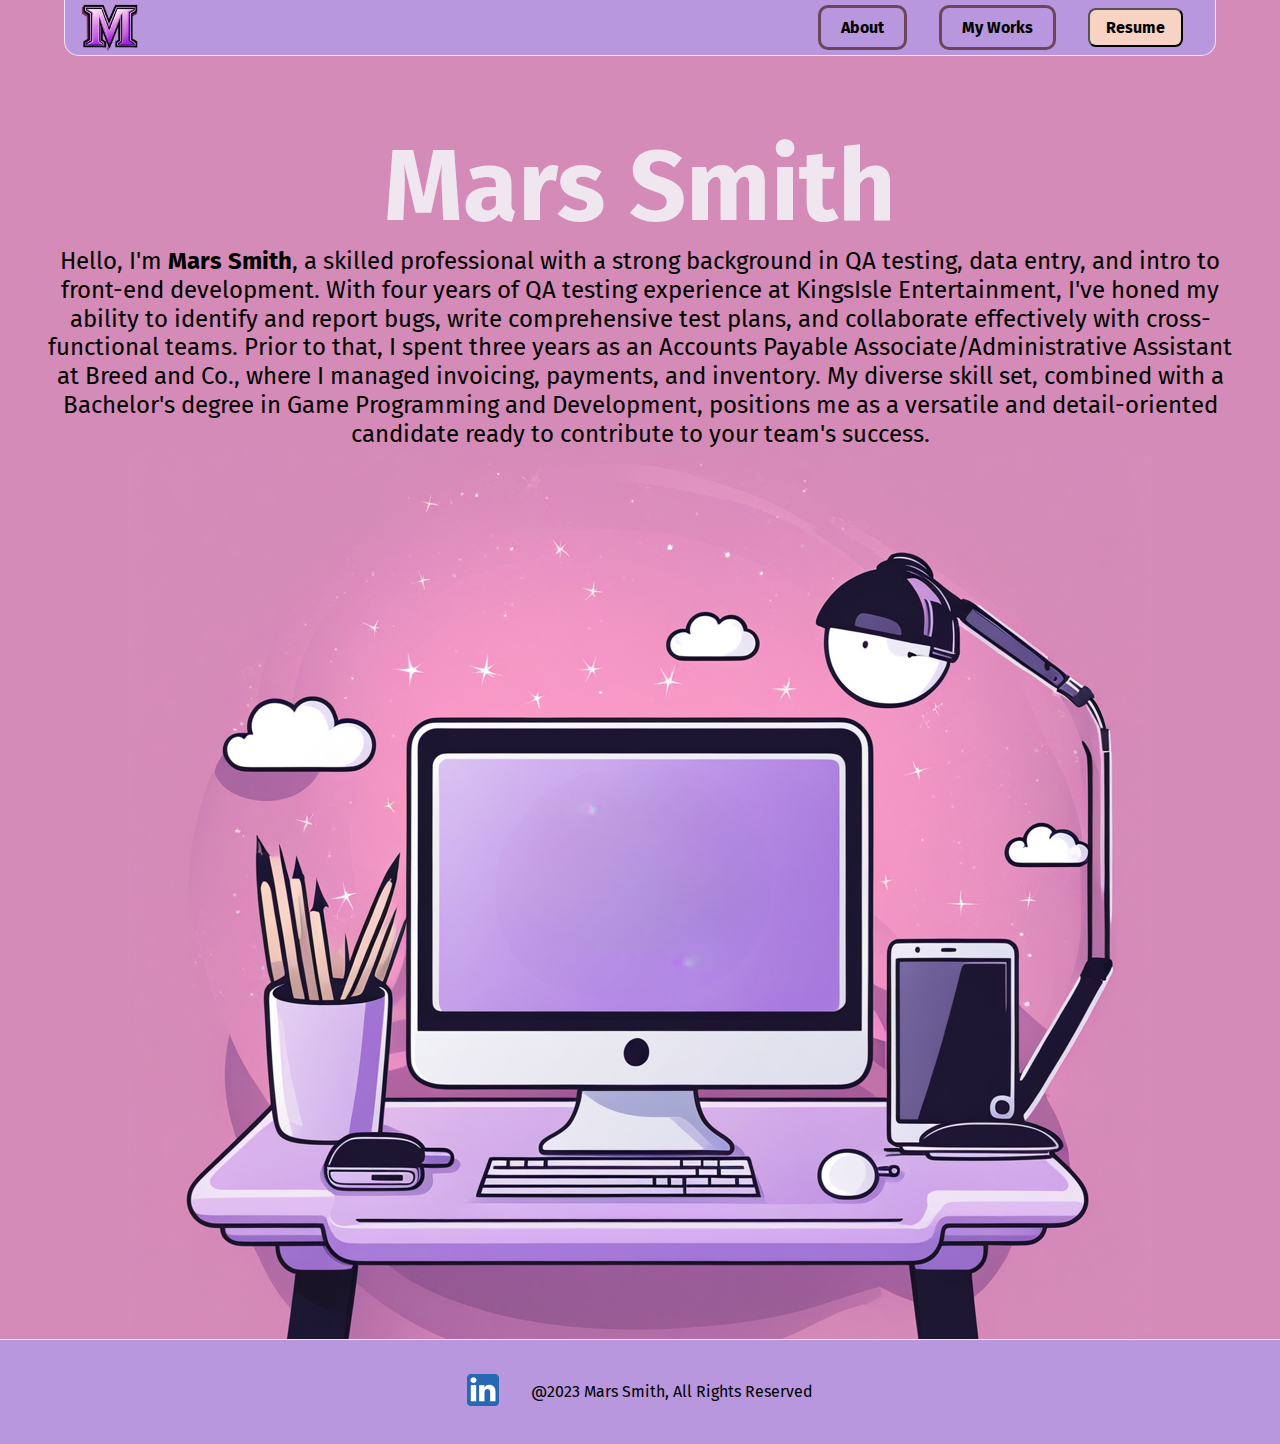
<file: index.html>
<!DOCTYPE html>
<html lang="en">

<head>
	<meta charset="UTF-8" />
	<meta name="viewport" content="width=device-width, initial-scale=1.0" />
	<meta http-equiv="X-UA-Compatible" content="ie=edge" />
	<title>Mars Smith, Web Design and Development</title>
	<link rel="icon" type="image/x-icon" href="images/favicon.ico" />
	<link rel="stylesheet" href="shared.css" />
	<link rel="stylesheet" href="main.css" />
	<link rel="preconnect" href="https://fonts.googleapis.com" />
	<link rel="preconnect" href="https://fonts.gstatic.com" crossorigin />
	<link href="https://fonts.googleapis.com/css2?family=Fira+Sans&display=swap" rel="stylesheet" />
</head>

<body>
	<div class="backdrop"></div>
	<header class="main-header">
		<div>
			<button class="hamburger-icon">
				<span class="hamburger-icon__bar"></span>
				<span class="hamburger-icon__bar"></span>
				<span class="hamburger-icon__bar"></span>
			</button>
			<a href="index.html" class="logo">
				<img src="images/letterMLogoNoBackground.png" alt="The letter M logo" />
			</a>
		</div>
		<nav class="main-nav">
			<ul class="main-nav__items">
				<li class="main-nav__item button">
					<a href="about/index.html">About</a>
				</li>
				<li class="main-nav__item button">
					<a href="my-works/index.html">My Works</a>
				</li>
				<li class="main-nav__item main-nav__item--cta">
					<button onclick="location.href='resume/Mars-Smith-Resume.pdf';">Resume</button>
				</li>
			</ul>
		</nav>
	</header>
	<nav class="mobile-nav">
		<ul class="mobile-nav__items">
			<li class="mobile-nav__item">
				<a href="about/index.html">About</a>
			</li>
			<li class="mobile-nav__item">
				<a href="my-works/index.html">My Works</a>
			</li>
			<li class="mobile-nav__item mobile-nav__item--cta">
				<button onclick="location.href='resume/Mars-Smith-Resume.pdf';">Resume</button>
			</li>
		</ul>
	</nav>
	<main>
		<div class="main-title">
			<h1>Mars Smith</h1>
		</div>
		<div class="main-description">
			<p>
				Hello, I'm <strong>Mars Smith</strong>, a skilled professional with a strong background in QA testing,
				data entry, and intro to front-end development. With four years of QA testing experience at KingsIsle
				Entertainment, I've honed my ability to identify and report bugs, write comprehensive test plans, and
				collaborate effectively with cross-functional teams. Prior to that, I spent three years as an Accounts
				Payable Associate/Administrative Assistant at Breed and Co., where I managed invoicing, payments, and
				inventory. My diverse skill set, combined with a Bachelor's degree in Game Programming and Development,
				positions me as a versatile and detail-oriented candidate ready to contribute to your team's success.
			</p>
		</div>
		<div class="main-image"></div>
	</main>
	<footer class="main-footer">
		<nav>
			<ul class="main-footer__links">
				<li class="main-footer__link">
					<a href="https://www.linkedin.com/in/mars-smith-64380a56/">
						<img src="images/32w_linkedin logo_icon.png" alt="linkedin logo">
					</a>
				</li>
				<li class="main-footer__link">
					<p>@2023 Mars Smith, All Rights Reserved</p>
				</li>
			</ul>
		</nav>
	</footer>
	<script src="shared.js"></script>
</body>

</html>
</file>
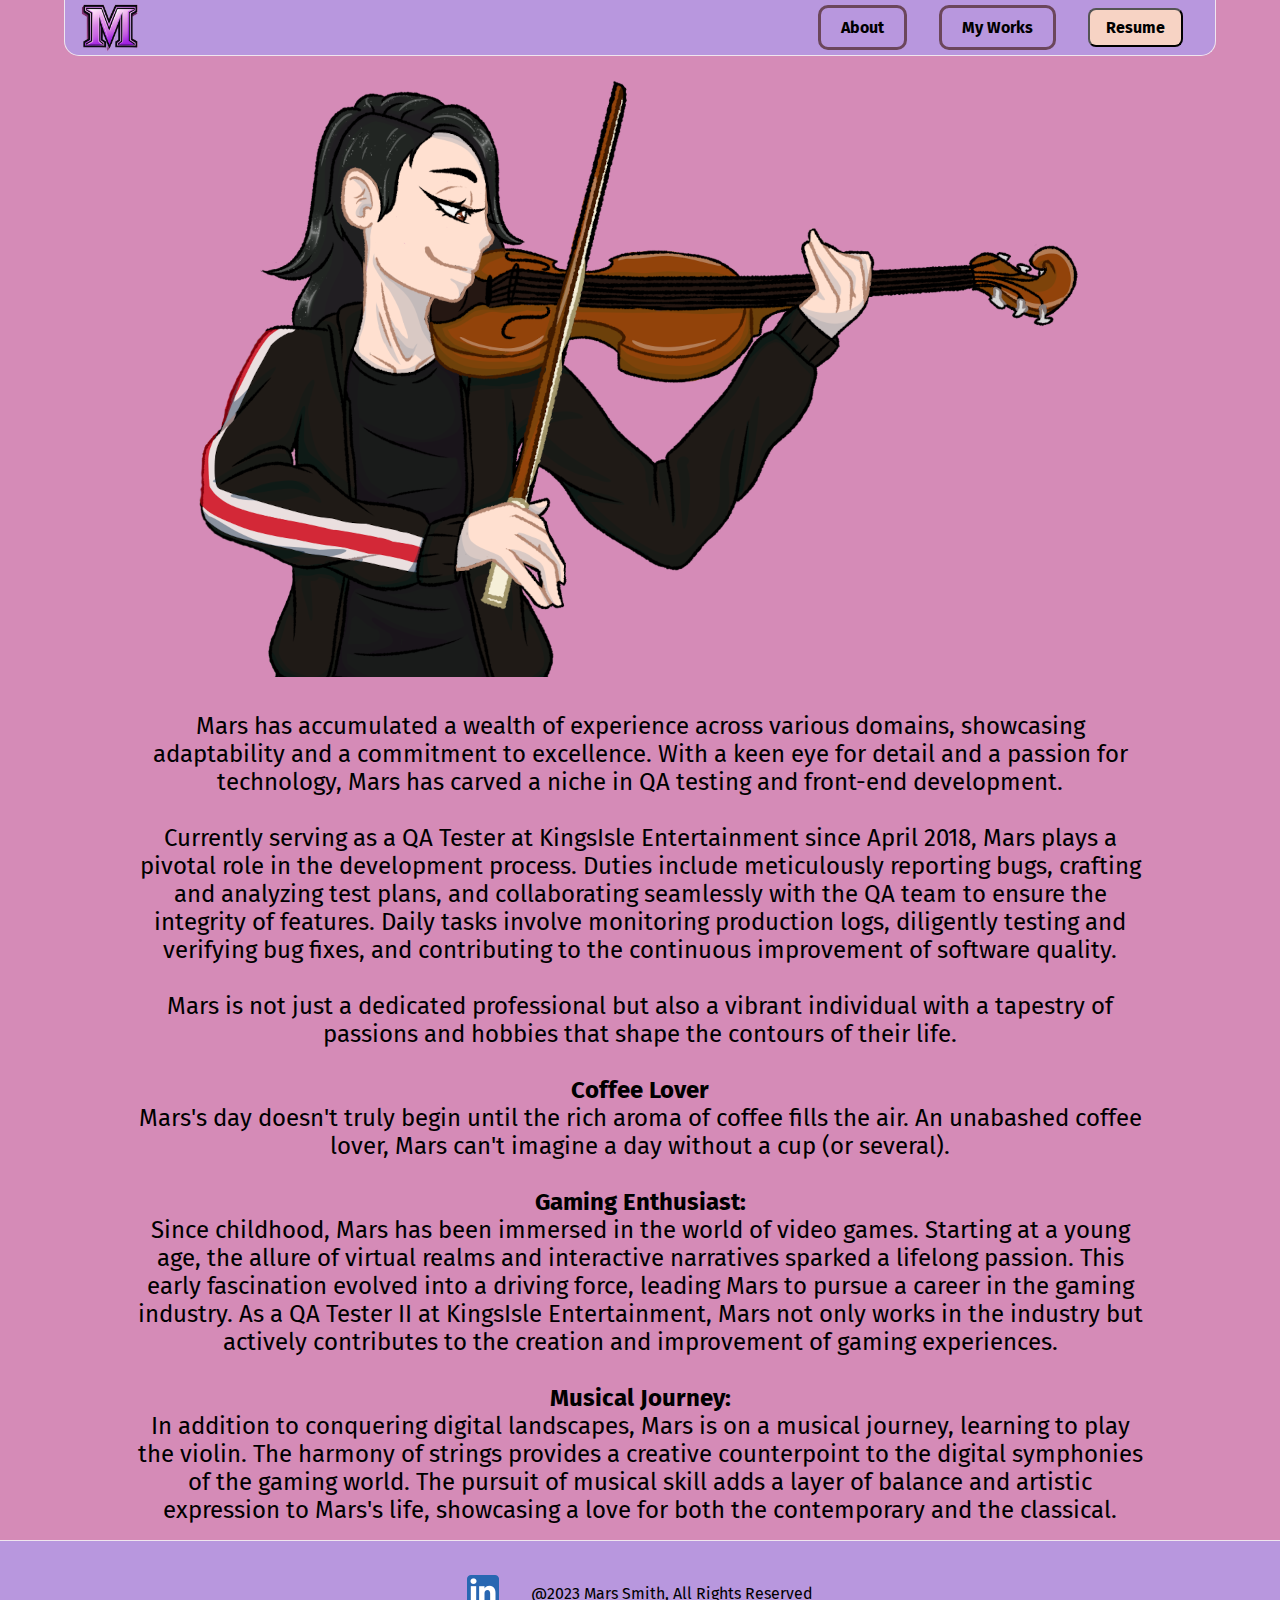
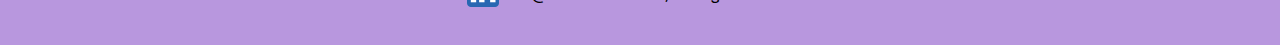
<file: about/index.html>
<!DOCTYPE html>
<html lang="en">

<head>
	<meta charset="UTF-8" />
	<meta name="viewport" content="width=device-width, initial-scale=1.0" />
	<meta http-equiv="X-UA-Compatible" content="ie=edge" />
	<title>Mars Smith, Web Design and Development</title>
	<link rel="icon" type="image/x-icon" href="../images/favicon.ico" />
	<link rel="stylesheet" href="../shared.css" />
	<link rel="stylesheet" href="about.css" />
	<link rel="preconnect" href="https://fonts.googleapis.com" />
	<link rel="preconnect" href="https://fonts.gstatic.com" crossorigin />
	<link href="https://fonts.googleapis.com/css2?family=Fira+Sans&display=swap" rel="stylesheet" />
</head>

<body>
	<div class="backdrop"></div>
	<header class="main-header">
		<div>
			<button class="hamburger-icon">
				<span class="hamburger-icon__bar"></span>
				<span class="hamburger-icon__bar"></span>
				<span class="hamburger-icon__bar"></span>
			</button>
			<a href="../index.html" class="logo">
				<img src="../images/letterMLogoNoBackground.png" alt="The letter M logo" />
			</a>
		</div>
		<nav class="main-nav">
			<ul class="main-nav__items">
				<li class="main-nav__item button">
					<a href="index.html">About</a>
				</li>
				<li class="main-nav__item button">
					<a href="../my-works/index.html">My Works</a>
				</li>
				<li class="main-nav__item main-nav__item--cta">
					<button onclick="location.href='../resume/Mars-Smith-Resume.pdf';">Resume</button>
				</li>
			</ul>
		</nav>
	</header>
	<nav class="mobile-nav">
		<ul class="mobile-nav__items">
			<li class="mobile-nav__item">
				<a href="index.html">About</a>
			</li>
			<li class="mobile-nav__item">
				<a href="../my-works/index.html">My Works</a>
			</li>
			<li class="mobile-nav__item mobile-nav__item--cta">
				<button onclick="location.href='../resume/Mars-Smith-Resume.pdf';">Resume</button>
			</li>
		</ul>
	</nav>
	<main>
		<div class="about-image"></div>
		<div class="about-description">
			<p>
				Mars has accumulated a wealth of experience across various domains, showcasing adaptability and a
				commitment to excellence. With a keen eye for detail and a passion for technology, Mars has carved a
				niche in QA testing and front-end development.

				<br>
				<br>

				Currently serving as a QA Tester at KingsIsle Entertainment since April 2018, Mars plays a pivotal role
				in the development process. Duties include meticulously reporting bugs, crafting and analyzing test
				plans, and collaborating seamlessly with the QA team to ensure the integrity of features. Daily tasks
				involve monitoring production logs, diligently testing and verifying bug fixes, and contributing to the
				continuous improvement of software quality.

				<br>
				<br>

				Mars is not just a dedicated professional but also a vibrant individual with a tapestry of passions and
				hobbies that shape the contours of their life.

				<br>
				<br>

				<strong>Coffee Lover</strong>
				<br>

				Mars's day doesn't truly begin until the rich aroma of coffee fills the air. An unabashed coffee
				lover, Mars can't imagine a day without a cup (or several).
				<br>
				<br>

				<strong>Gaming Enthusiast:</strong>
				<br>

				Since childhood, Mars has been immersed in the world of video games. Starting at a young age, the allure
				of virtual realms and interactive narratives sparked a lifelong passion. This early fascination evolved
				into a driving force, leading Mars to pursue a career in the gaming industry. As a QA Tester II at
				KingsIsle Entertainment, Mars not only works in the industry but actively contributes to the creation
				and improvement of gaming experiences.
				<br>
				<br>

				<strong>Musical Journey:</strong>
				<br>

				In addition to conquering digital landscapes, Mars is on a musical journey, learning to play the violin.
				The harmony of strings provides a creative counterpoint to the digital symphonies of the gaming world.
				The pursuit of musical skill adds a layer of balance and artistic expression to Mars's life, showcasing
				a love for both the contemporary and the classical.
			</p>
		</div>
	</main>
	<footer class="main-footer">
		<nav>
			<ul class="main-footer__links">
				<li class="main-footer__link">
					<a href="https://www.linkedin.com/in/mars-smith-64380a56/">
						<img src="../images/32w_linkedin logo_icon.png" alt="linkedin logo">
					</a>
				</li>
				<li class="main-footer__link">
					<p>@2023 Mars Smith, All Rights Reserved</p>
				</li>
			</ul>
		</nav>
	</footer>
	<script src="../shared.js"></script>
</body>

</html>
</file>
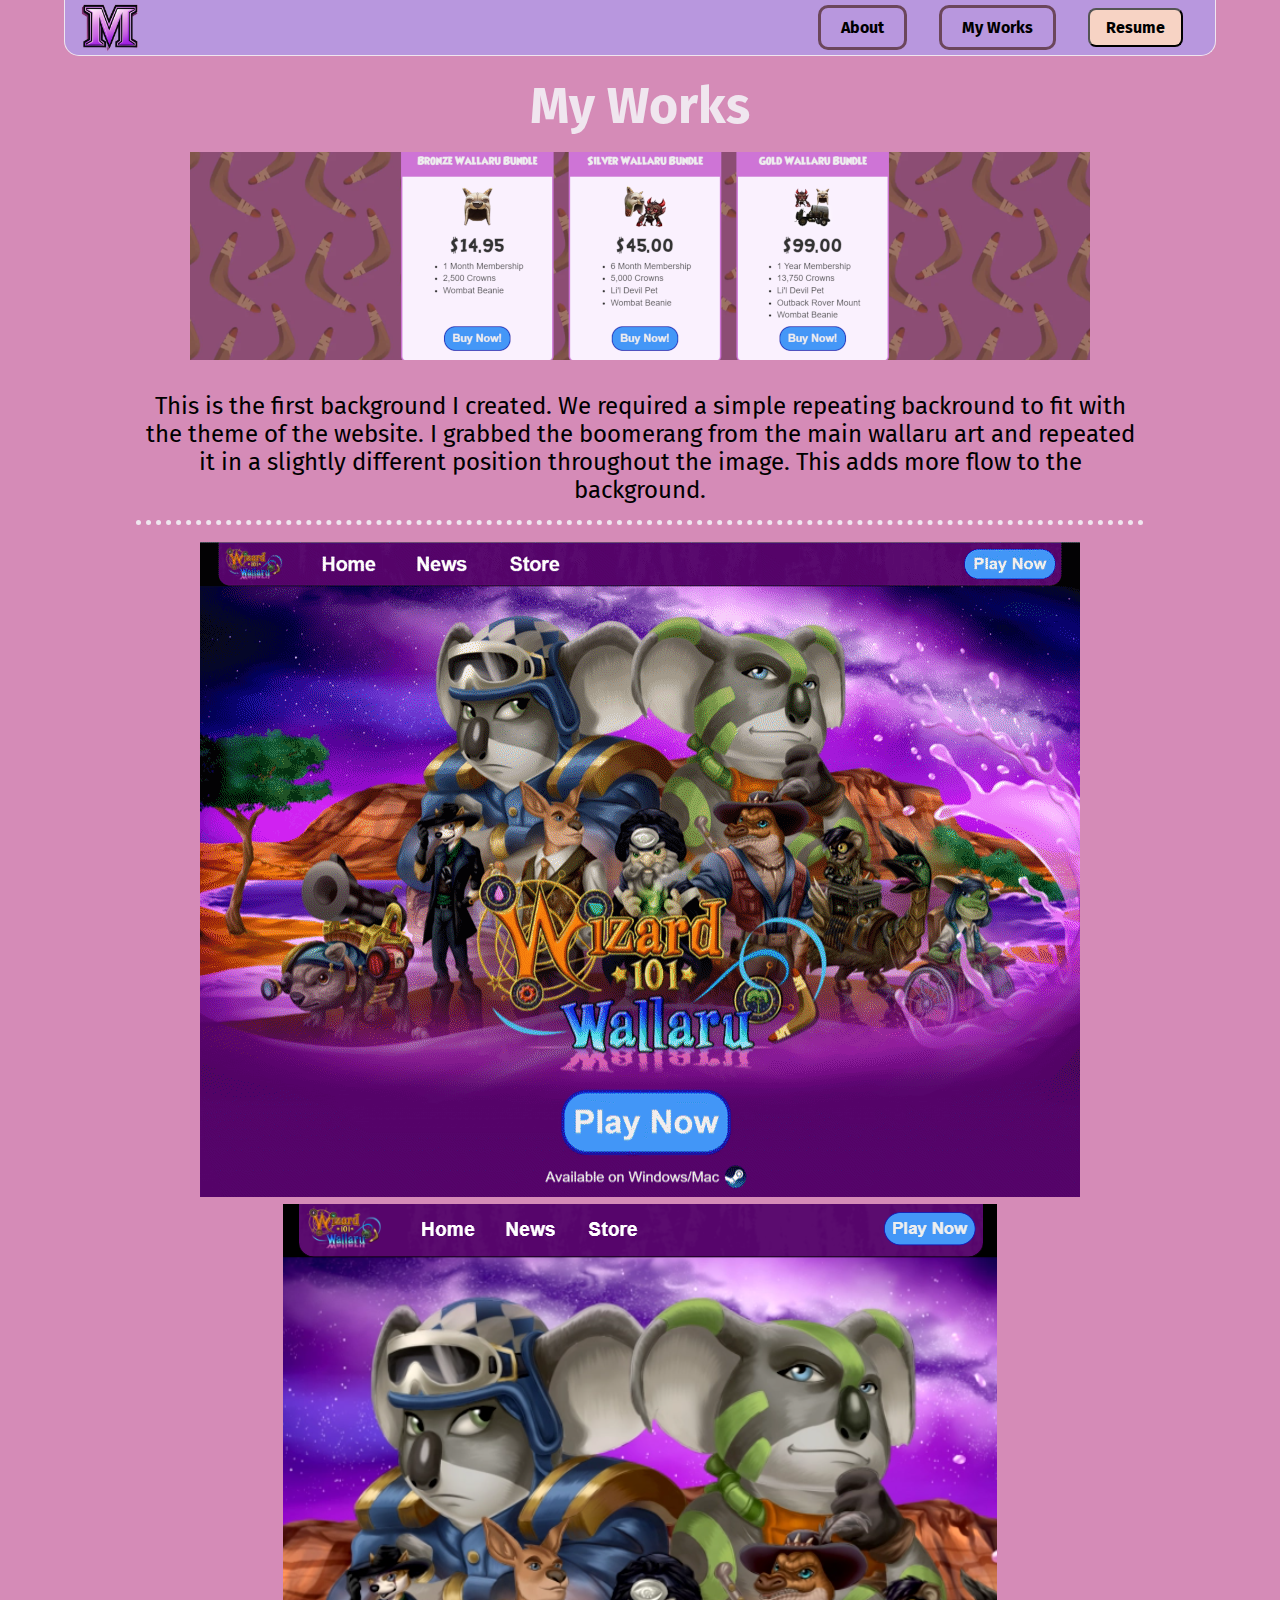
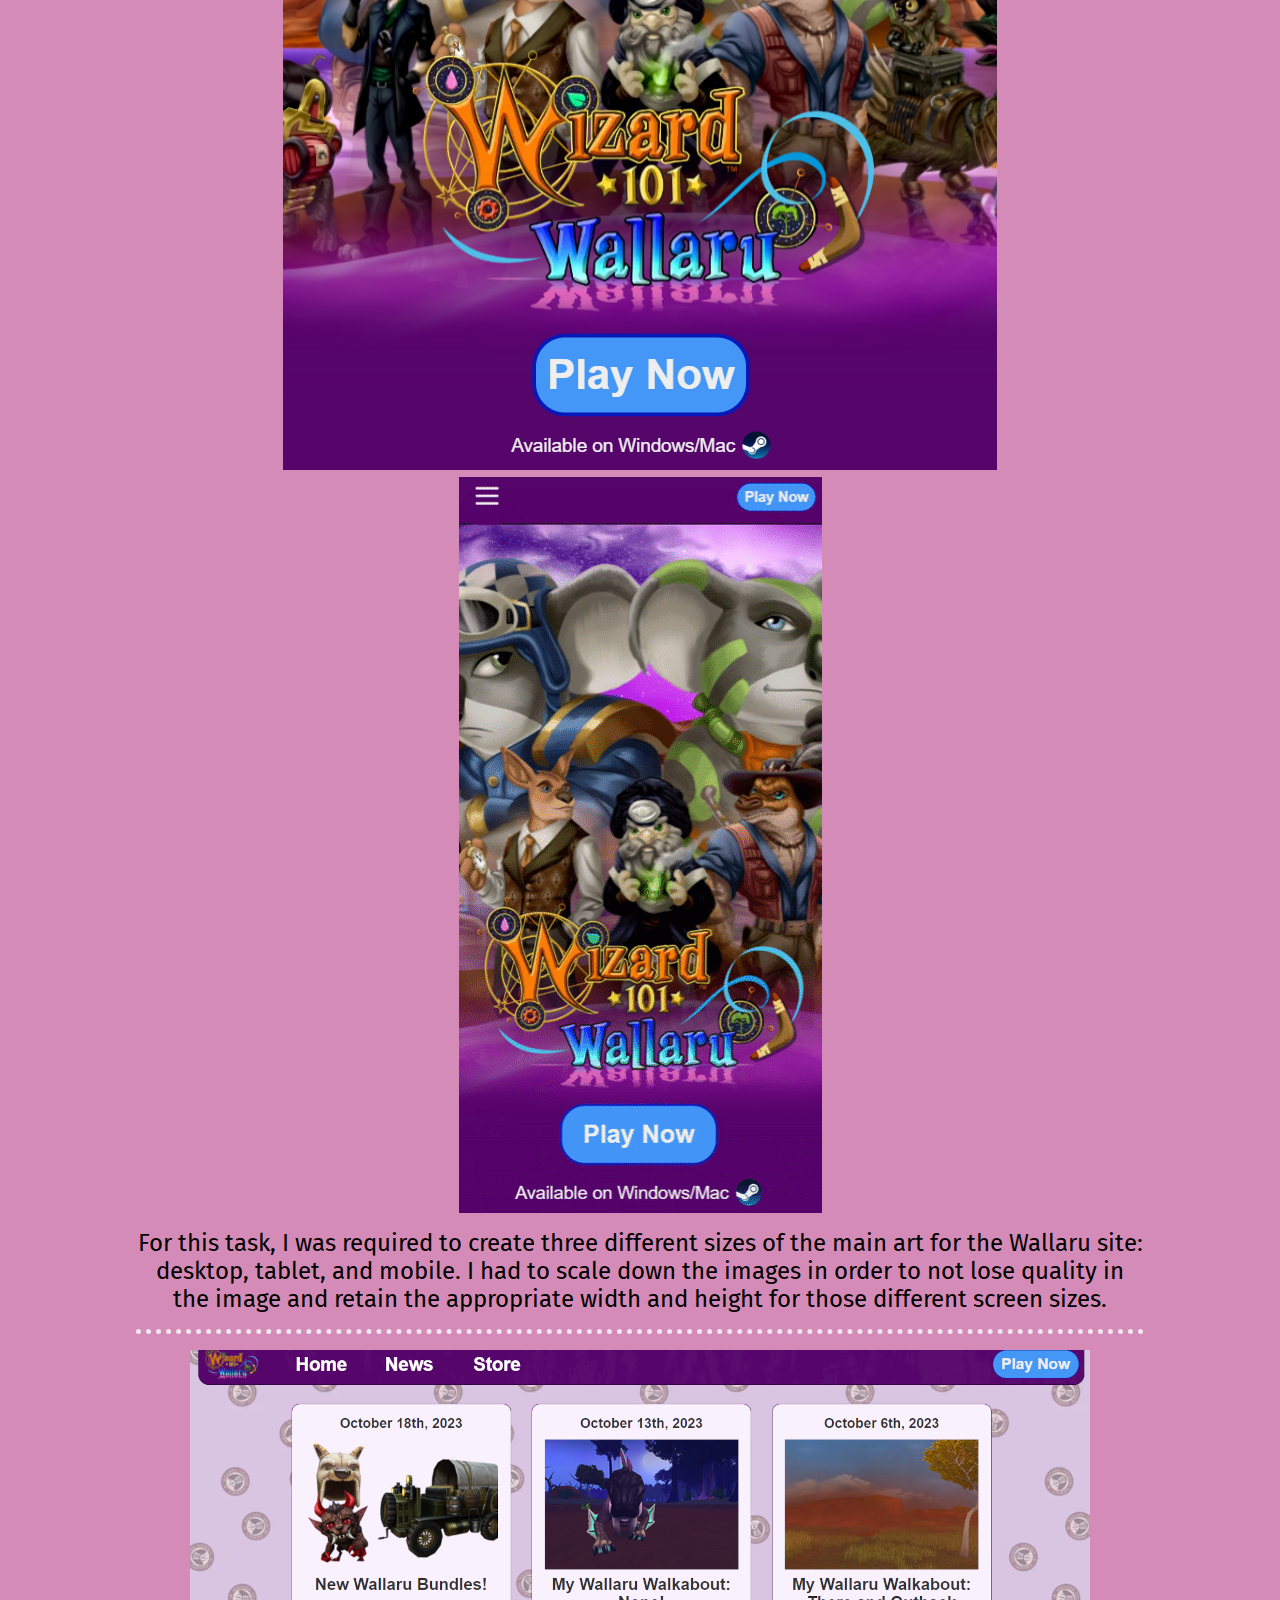
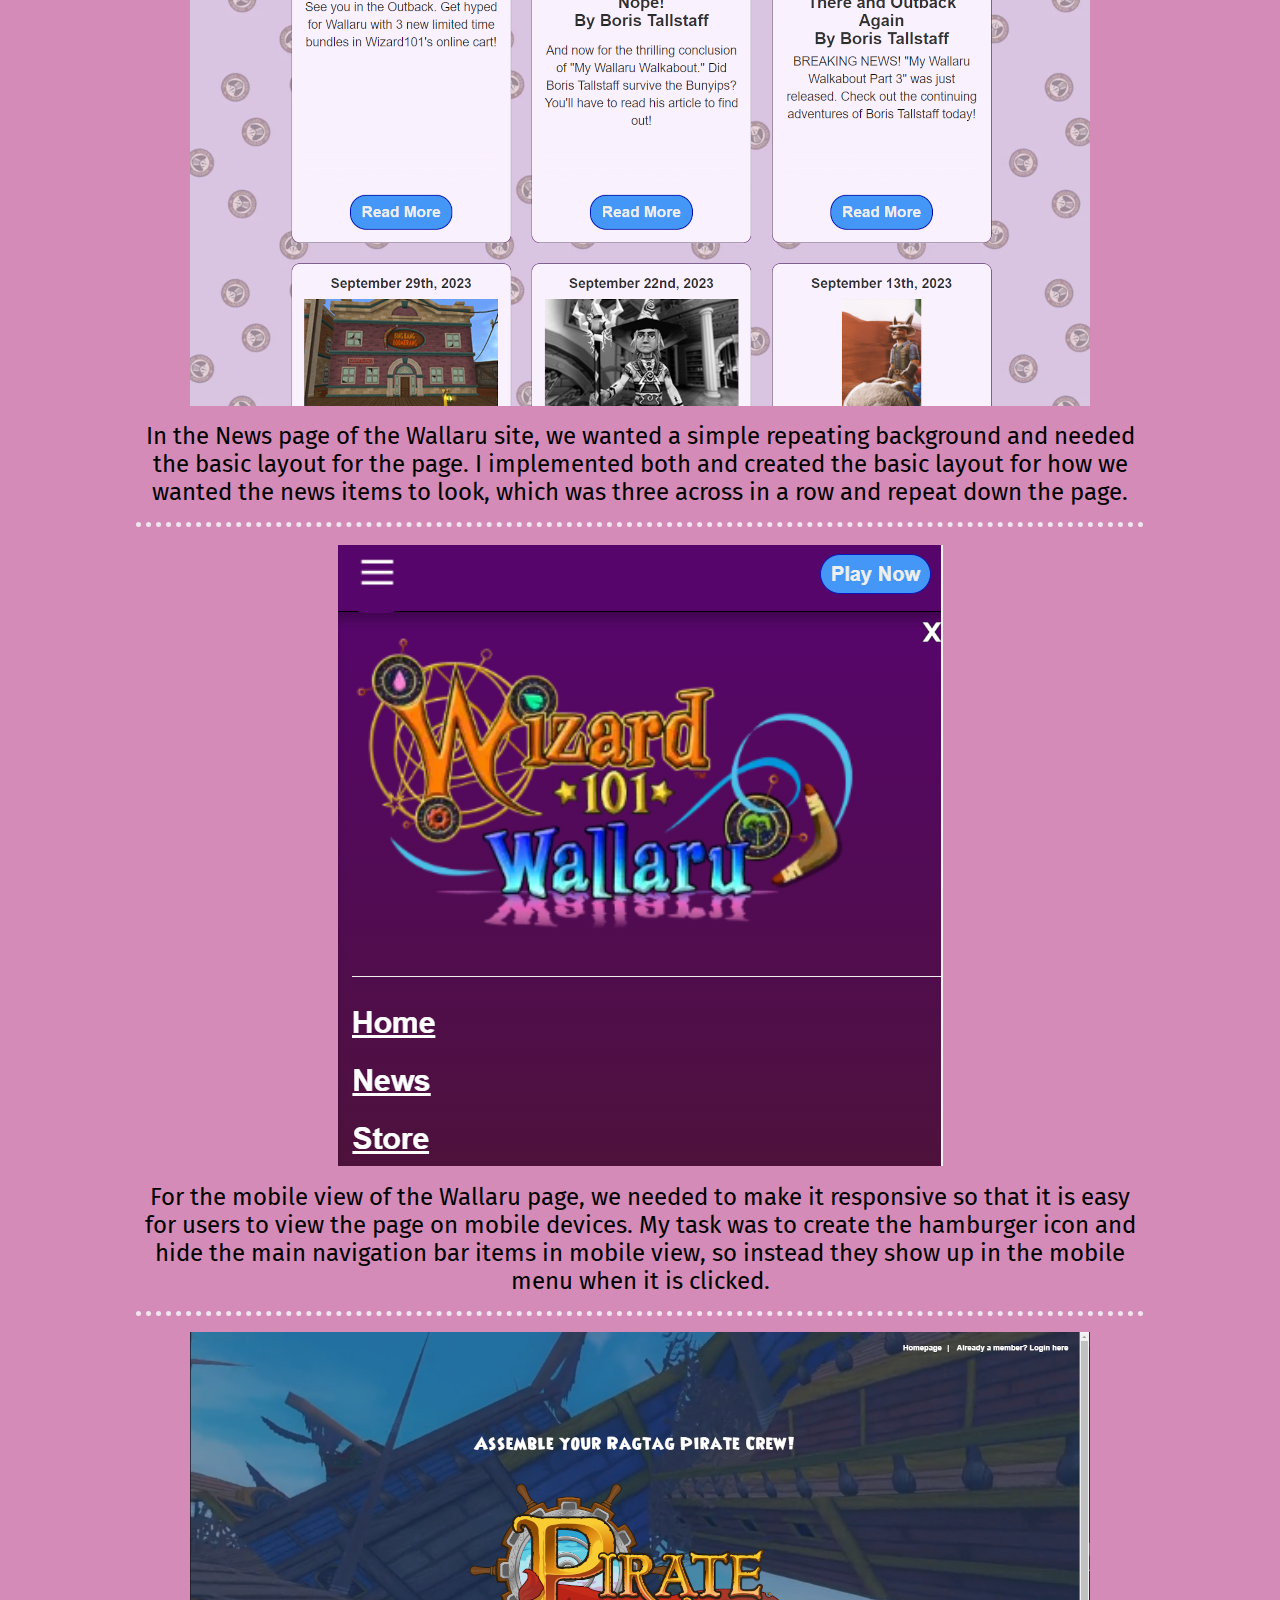
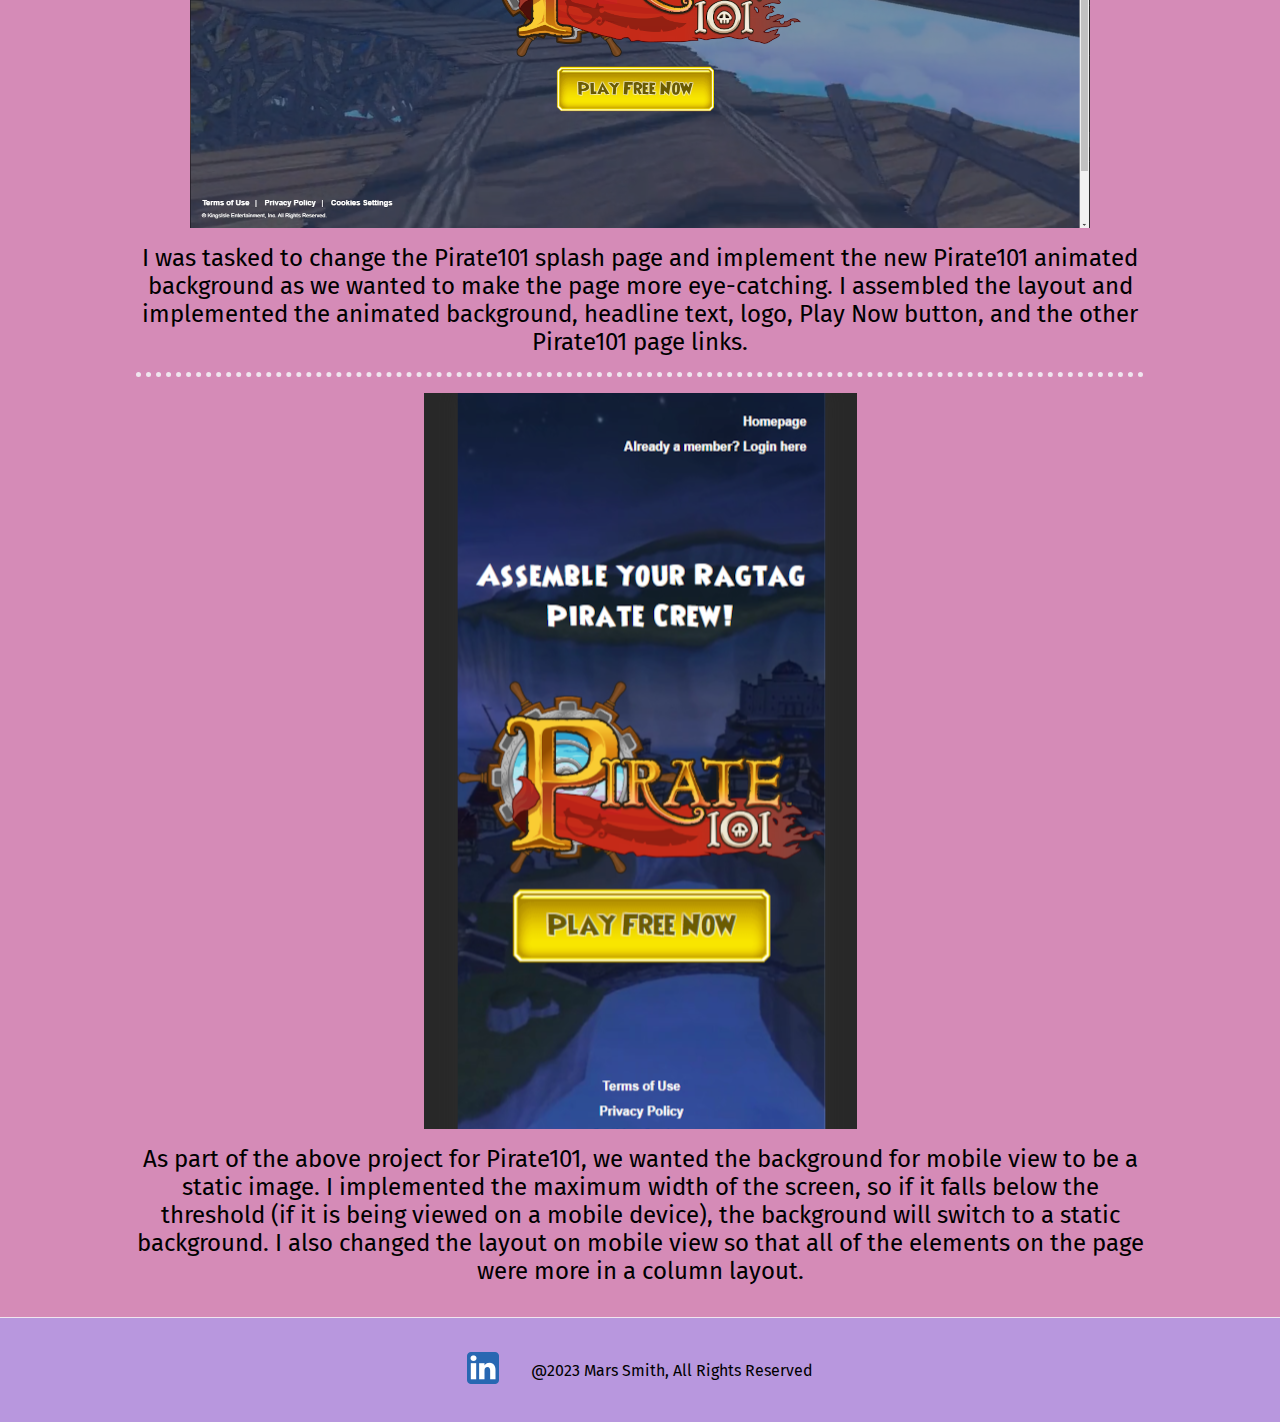
<file: my-works/index.html>
<!DOCTYPE html>
<html lang="en">

<head>
	<meta charset="UTF-8" />
	<meta name="viewport" content="width=device-width, initial-scale=1.0" />
	<meta http-equiv="X-UA-Compatible" content="ie=edge" />
	<title>Mars Smith, Web Design and Development</title>
	<link rel="icon" type="image/x-icon" href="../images/favicon.ico" />
	<link rel="stylesheet" href="../shared.css" />
	<link rel="stylesheet" href="my-works.css" />
	<link rel="preconnect" href="https://fonts.googleapis.com" />
	<link rel="preconnect" href="https://fonts.gstatic.com" crossorigin />
	<link href="https://fonts.googleapis.com/css2?family=Fira+Sans&display=swap" rel="stylesheet" />
</head>

<body>
	<div class="backdrop"></div>
	<header class="main-header">
		<div>
			<button class="hamburger-icon">
				<span class="hamburger-icon__bar"></span>
				<span class="hamburger-icon__bar"></span>
				<span class="hamburger-icon__bar"></span>
			</button>
			<a href="../index.html" class="logo">
				<img src="../images/letterMLogoNoBackground.png" alt="The letter M logo" />
			</a>
		</div>
		<nav class="main-nav">
			<ul class="main-nav__items">
				<li class="main-nav__item button">
					<a href="../about/index.html">About</a>
				</li>
				<li class="main-nav__item button">
					<a href="index.html">My Works</a>
				</li>
				<li class="main-nav__item main-nav__item--cta">
					<button onclick="location.href='../resume/Mars-Smith-Resume.pdf';">Resume</button>
				</li>
			</ul>
		</nav>
	</header>
	<nav class="mobile-nav">
		<ul class="mobile-nav__items">
			<li class="mobile-nav__item">
				<a href="../about/index.html">About</a>
			</li>
			<li class="mobile-nav__item">
				<a href="index.html">My Works</a>
			</li>
			<li class="mobile-nav__item mobile-nav__item--cta">
				<button onclick="location.href='../resume/Mars-Smith-Resume.pdf';">Resume</button>
			</li>
		</ul>
	</nav>
	<main>
		<div class="my-works-title">
			<h1>My Works</h1>
		</div>
		<div class="my-works-wallaru-image"></div>
		<div class="my-works-wallaru-description">
			<p>
				This is the first background I created. We required a simple repeating backround to fit with the theme
				of the website. I grabbed the boomerang from the main wallaru art and
				repeated it in a slightly different position throughout the image. This adds more flow to the
				background.
			</p>
		</div>
		<div class="my-works-wallaru-art-large"></div>
		<div class="my-works-wallaru-art-medium"></div>
		<div class="my-works-wallaru-art-small"></div>
		<div class="my-works-wallaru-art-description">
			<p>
				For this task, I was required to create three different sizes of the main art for the Wallaru site:
				desktop, tablet, and mobile. I had to scale down the images in order to not lose
				quality in the image and retain the appropriate width and height for those different screen sizes.
			</p>
		</div>
		<div class="my-works-wallaru-news-image"></div>
		<div class="my-works-wallaru-news-description">
			<p>
				In the News page of the Wallaru site, we wanted a simple repeating background and needed the basic
				layout for the page. I implemented both and created the basic layout for how we wanted the news items to
				look, which was three across in a row and repeat down the page.
			</p>
		</div>
		<div class="my-works-wallaru-mobile-image"></div>
		<div class="my-works-wallaru-mobile-description">
			<p>
				For the mobile view of the Wallaru page, we needed to make it responsive so that it is easy for users to
				view the page on mobile devices. My task was to create the hamburger icon and hide the main navigation
				bar items in mobile view, so instead they show up in the mobile menu when it is clicked.
			</p>
		</div>
		<div class="my-works-pirate-video-background"></div>
		<div class="my-works-pirate-video-background-description">
			<p>
				I was tasked to change the Pirate101 splash page and implement the new Pirate101 animated background as
				we wanted to make the page more
				eye-catching. I assembled the layout and implemented the animated background, headline text, logo, Play
				Now button, and the
				other Pirate101 page links.
			</p>
		</div>
		<div class="my-works-pirate-mobile"></div>
		<div class="my-works-pirate-mobile-description">
			<p>
				As part of the above project for Pirate101, we wanted the background for mobile view to be a static
				image. I implemented the maximum width of the screen, so if it falls below the threshold (if it is being
				viewed on a mobile device), the background will switch to a static background. I also changed the layout
				on mobile view so that all of the elements on the page were more in a column layout.
			</p>
		</div>
	</main>
	<footer class="main-footer">
		<nav>
			<ul class="main-footer__links">
				<li class="main-footer__link">
					<a href="https://www.linkedin.com/in/mars-smith-64380a56/">
						<img src="../images/32w_linkedin logo_icon.png" alt="linkedin logo" />
					</a>
				</li>
				<li class="main-footer__link">
					<p>@2023 Mars Smith, All Rights Reserved</p>
				</li>
			</ul>
		</nav>
	</footer>
	<script src="../shared.js"></script>
</body>

</html>
</file>
<file: shared.css>
/* Everything except the rules in the media queries are for mobile view. */

* {
	margin: 0;
	padding: 0;
	box-sizing: border-box;
}

html {
	height: 100vh;
	font-size: 1rem;
	font-family: "Fira Sans", sans-serif;
}

li {
	list-style: none;
}

a {
	text-decoration: none;
}

body {
	min-height: 100vh;
	background-color: #d58bb7;
	display: grid;
	grid-template-rows: 3.5rem auto fit-content(8rem);
	grid-template-areas:
		"header"
		"main"
		"footer";
}

.backdrop {
	display: none;
	position: absolute;
	opacity: 0;
	transition: opacity 0.2s linear;
	top: 0;
	left: 0;
	z-index: 100;
	width: 100vw;
	height: 100vh;
	background: rgba(0, 0, 0, 0.7);
}

.button {
	/* display: inline-block; */
	text-decoration: none;
	padding: 10px 20px;
	border: 3px solid #6b465b;
	border-radius: 10px;

}

.button:hover {
	animation: pulsate 1s ease-in-out;
}

@keyframes pulsate {
	0% {
		box-shadow:
			0 0 25px #ffd8ef,
			0 0 50px #60515a;
	}
}

.main-header {
	width: 100%;
	position: sticky;
	top: 0;
	left: 4%;
	margin: 0 auto;
	background: #b897de;
	padding: 0.5rem 1rem;
	z-index: 60;
	display: flex;
	align-items: center;
	justify-content: space-between;
	border: 1px #f0e6ef solid;
	border-top: 0px;
	border-left: 0px;
	border-right: 0px;
	grid-area: header;
}

.logo {
	color: #f0e6ef;
	text-decoration: none;
	font-weight: bold;
}

.logo img {
	height: 3rem;
	vertical-align: middle;
}

/* don't want this to display because should show the mobile menu */
.main-nav {
	display: none;
}

.main-nav__items {
	margin: 0;
	padding: 0;
	list-style: none;
	display: flex;
}

.main-nav__item {
	margin: 0 1rem;
}

.main-nav__item a,
.mobile-nav__item a {
	text-decoration: none;
	color: black;
	font-weight: bold;
	padding: 0.2rem 0;
}

.main-nav__item a:hover,
.main-nav__item a:active {
/*	color: white;
	border-bottom: 5px solid white; */
}

.main-nav__item--cta button,
.mobile-nav__item--cta button {
	color: black;
	background: #f7d3c4;
	font-family: Fira Sans;
	font-size: 1rem;
	font-weight: bold;
	padding: 0.5rem 1rem;
	border-radius: 8px;
}

.main-nav__item--cta button:hover,
.main-nav__item--cta button:active,
.mobile-nav__item--cta button:hover,
.mobile-nav__item--cta button:active {
	color: black;
	background: white;
	border: white 2px solid;
}

.mobile-nav {
	display: none;
	position: fixed;
	z-index: 101;
	width: 55%;
	/* top: 40px; */
	left: 0;
	background-image: radial-gradient(ellipse at center, rgba(167, 84, 214, 0.9) 0%, rgba(230, 88, 194, 0.9));
	height: 100vh;
	transform: translateX(3rem);
	transition: opacity 500ms ease-in, transform 500ms ease-in;
}

.mobile-nav__items {
	width: 90%;
	height: 100%;
	list-style: none;
	margin: 0 auto;
	padding: 0;
	display: flex;
	flex-direction: column;
	justify-content: center;
	align-items: center;
}

.mobile-nav__item {
	margin: 1rem 0;
}

.mobile-nav__item a,
.mobile-nav__item button {
	font-size: 1.5rem;
}

.hamburger-icon {
	width: 3rem;
	background: transparent;
	border: none;
	cursor: pointer;
	margin: 20px;
	vertical-align: middle;
}

.hamburger-icon:focus {
	outline: none;
}

.hamburger-icon__bar {
	width: 100%;
	height: 0.2rem;
	background: black;
	display: block;
	margin: 0.6rem 0;
}

main {
	grid-area: main;
}

.main-footer {
	font-size: 1rem;
	position: relative;
	height: 105px;
	background: #b897de;
	padding: 1rem;
	text-align: center;
	border-top: #f0e6ef 1px solid;
	grid-area: footer;
}

.main-footer__links {
	list-style: none;
	margin: 0;
	padding: 0;
	display: flex;
	flex-direction: column;
	align-items: center;
}

.main-footer__link {
	margin: 0.5rem 0;
}

.main-footer__link a {
	color: black;
	text-decoration: none;
}

.main-footer__link a:hover,
.main-footer__link a:active {
	color: #ccc;
}

.open {
	display: block !important;
	opacity: 1 !important;
	transform: translateY(0) !important;
}

/* for desktop view */
@media (min-width: 68rem) {
	.main-header {
		width: 90%;
		border: 1px #f0e6ef solid;
		border-top: 0px;
		border-radius: 0 0 15px 15px;
	}

	.main-nav__items {
		align-items: center;
	}

	.main-nav__item--cta button:hover {
		cursor: pointer;
	}

	.hamburger-icon {
		display: none;
	}

	.main-nav {
		display: flex;
	}

	.main-footer {
		position: relative;
		display: flex;
		flex-direction: row;
		justify-content: center;
		align-items: center;
	}

	.main-footer__link {
		margin: 0 1rem;
	}

	.main-footer__links {
		flex-direction: row;
		justify-content: center;
	}
}
</file>
<file: main.css>
/* Everything except the rules in the media queries are for mobile view. */

main {
	display: flex;
	flex-direction: column;
	justify-content: space-evenly;
}

.main-title {
	color: #f0e6ef;
	text-align: center;
	font-size: 25px;
	margin: 0;
	margin-top: 15px;
}

.main-description {
	text-align: center;
	font-size: 1rem;
	line-height: 1.5;
	margin: 0 40px;
}

.main-image {
	background-image: url(images/275-simpleOfficeDesk.png);
	background-repeat: no-repeat;
	background-position: center;
	height: 270px;
	border-radius: 100px;
}

/* For tablet view */
@media screen and (max-width: 68rem) and (min-width: 40rem) {
	.main-image {
		background-image: url(images/630-simpleOfficeDesk.png);
		height: 635px;
	}
}

/* For desktop view */
@media (min-width: 68rem) {
	main {
		align-items: center;
	}

	.main-title {
		color: #f0e6ef;
		text-align: center;
		font-size: 50px;
		margin: 0;
		margin-top: 70px;
	}

	.main-description {
		text-align: center;
		font-size: 1.5rem;
		line-height: 1.2;
		padding: 0;
		max-width: 75rem;
	}

	.main-image {
		background-image: url(images/simpleOfficeDesk.png);
		height: 890px;
		width: 90%;
	}
}
</file>
<file: about/about.css>
/* Everything except the rules in the media queries are for mobile view. */

main {
	display: flex;
	flex-direction: column;
	justify-content: space-evenly;
	align-items: center;
}

.about-image {
	background-image: url(../images/280w-Mars-violin.png);
	background-repeat: no-repeat;
	background-position: center;
	text-align: center;
	margin: 1rem;
	height: 12rem;
	width: 90%;
}

.about-description {
	text-align: center;
	width: 90%;
	margin: 1rem;
	max-width: 63rem;
	font-size: 1.5rem;
}

/* For tablet view */
@media screen and (max-width: 68rem) and (min-width: 40rem) {
	.about-image {
		background-image: url(../images/640w-Mars-violin.png);
		height: 28rem;
	}

}

/* for desktop view */
@media (min-width: 68rem) {
	.about-image {
		background-image: url(../images/900w-Mars-violin.png);
		background-repeat: no-repeat;
		background-position: center;
		text-align: center;
		margin: 1rem;
		height: 38rem;
		width: 90%;
	}
}
</file>
<file: my-works/my-works.css>
/* Everything except the rules in the media queries are for mobile view. */

main {
	display: flex;
	flex-direction: column;
	justify-content: flex-start;
	align-items: center;
}

.my-works-title {
	color: #f0e6ef;
	text-align: center;
	font-size: 25px;
	margin: 0;
	margin-top: 20px;
}


/* For all of the images on the page */
.my-works-wallaru-image,
.my-works-wallaru-art-large,
.my-works-wallaru-art-medium,
.my-works-wallaru-art-small,
.my-works-wallaru-news-image,
.my-works-wallaru-mobile-image,
.my-works-pirate-video-background,
.my-works-pirate-mobile {
	background-repeat: no-repeat;
	background-position: center;
	text-align: center;
	width: 90%;
}

.my-works-wallaru-image {
	background-image: url(../images/280w-Background.png);
	margin: 1rem;
	height: 5rem;
}

.my-works-wallaru-art-large {
	background-image: url(../images/280w-LargeBackground.png);
	margin: auto;
	height: 13rem;
}

.my-works-wallaru-art-medium {
	background-image: url(../images/270w-MediumBackground.png);
	margin: auto;
	height: 21rem;
}

.my-works-wallaru-art-small {
	background-image: url(../images/260w-MobileBackground.png);
	margin: auto;
	height: 33rem;
}

.my-works-wallaru-news-image {
	background-image: url(../images/280w-NewsBackground.png);
	margin: auto;
	height: 13rem;
}

.my-works-wallaru-mobile-image {
	background-image: url(../images/280w-HamburgerMenu.png);
	margin: auto;
	height: 18rem;
}

.my-works-pirate-video-background {
	background-image: url(../images/280w-PirateVideoBackground.PNG);
	margin: auto;
	height: 10rem;
}

.my-works-pirate-mobile {
	background-image: url(../images/530h-PirateBackgroundMobile.PNG);
	margin: auto;
	height: 29rem;
}

/* For all of the text descriptions on the page */
.my-works-wallaru-description,
.my-works-wallaru-art-description,
.my-works-wallaru-news-description,
.my-works-wallaru-mobile-description,
.my-works-pirate-video-background-description,
.my-works-pirate-mobile-description {
	text-align: center;
	width: 90%;
	margin: 1rem auto;
	max-width: 63rem;
	font-size: 1.5rem;
	padding-bottom: 1rem;
	border-bottom: 5px dotted #f0e6ef;
}

.my-works-pirate-mobile-description {
	border-bottom: 0px;
}

/* For tablet view */
@media screen and (max-width: 68rem) and (min-width: 40rem) {
	.my-works-wallaru-image {
		background-image: url(../images/630w-Background.png);
		margin: 1rem;
		height: 13rem;
	}

	.my-works-wallaru-art-large {
		background-image: url(../images/630w-LargeBackground.png);
		margin: auto;
		height: 30rem;
	}

	.my-works-wallaru-art-medium {
		background-image: url(../images/620w-MediumBackground.png);
		margin: auto;
		height: 47rem;
	}

	.my-works-wallaru-art-small {
		background-image: url(../images/740h-MobileBackground.png);
		margin: auto;
		height: 47rem;
	}

	.my-works-wallaru-news-image {
		background-image: url(../images/630w-NewsBackground.png);
		margin: auto;
		height: 30rem;
	}

	.my-works-wallaru-mobile-image {
		background-image: url(../images/605w-HamburgerMenu.PNG);
		margin: auto;
		height: 39rem;
	}

	.my-works-pirate-video-background {
		background-image: url(../images/630w-PirateVideoBackground.PNG);
		margin: auto;
		height: 22rem;
	}

	.my-works-pirate-mobile {
		background-image: url(../images/875h-PirateBackgroundMobile.PNG);
		margin: auto;
		height: 47rem;
	}
}

/* for desktop view */
@media (min-width: 68rem) {
	.my-works-wallaru-image {
		background-image: url(../images/900w-Background.png);
		margin: 1rem;
		height: 13rem;
	}

	.my-works-wallaru-art-large {
		background-image: url(../images/890w-LargeBackground.png);
		margin: auto;
		height: 41rem;
	}

	.my-works-wallaru-art-medium {
		background-image: url(../images/714w-MediumBackground.png);
		margin: auto;
		height: 55rem;
	}

	.my-works-wallaru-art-small {
		background-image: url(../images/740h-MobileBackground.png);
		margin: auto;
		height: 46rem;
	}

	.my-works-wallaru-news-image {
		background-image: url(../images/900w-NewsBackground.png);
		margin: auto;
		height: 41rem;
	}

	.my-works-wallaru-mobile-image {
		background-image: url(../images/605w-HamburgerMenu.PNG);
		margin: auto;
		height: 39rem;
	}

	.my-works-pirate-video-background {
		background-image: url(../images/900w-PirateVideoBackground.PNG);
		margin: auto;
		height: 31rem;
	}

	.my-works-pirate-mobile {
		background-image: url(../images/875h-PirateBackgroundMobile.PNG);
		margin: auto;
		height: 46rem;
	}
}
</file>
